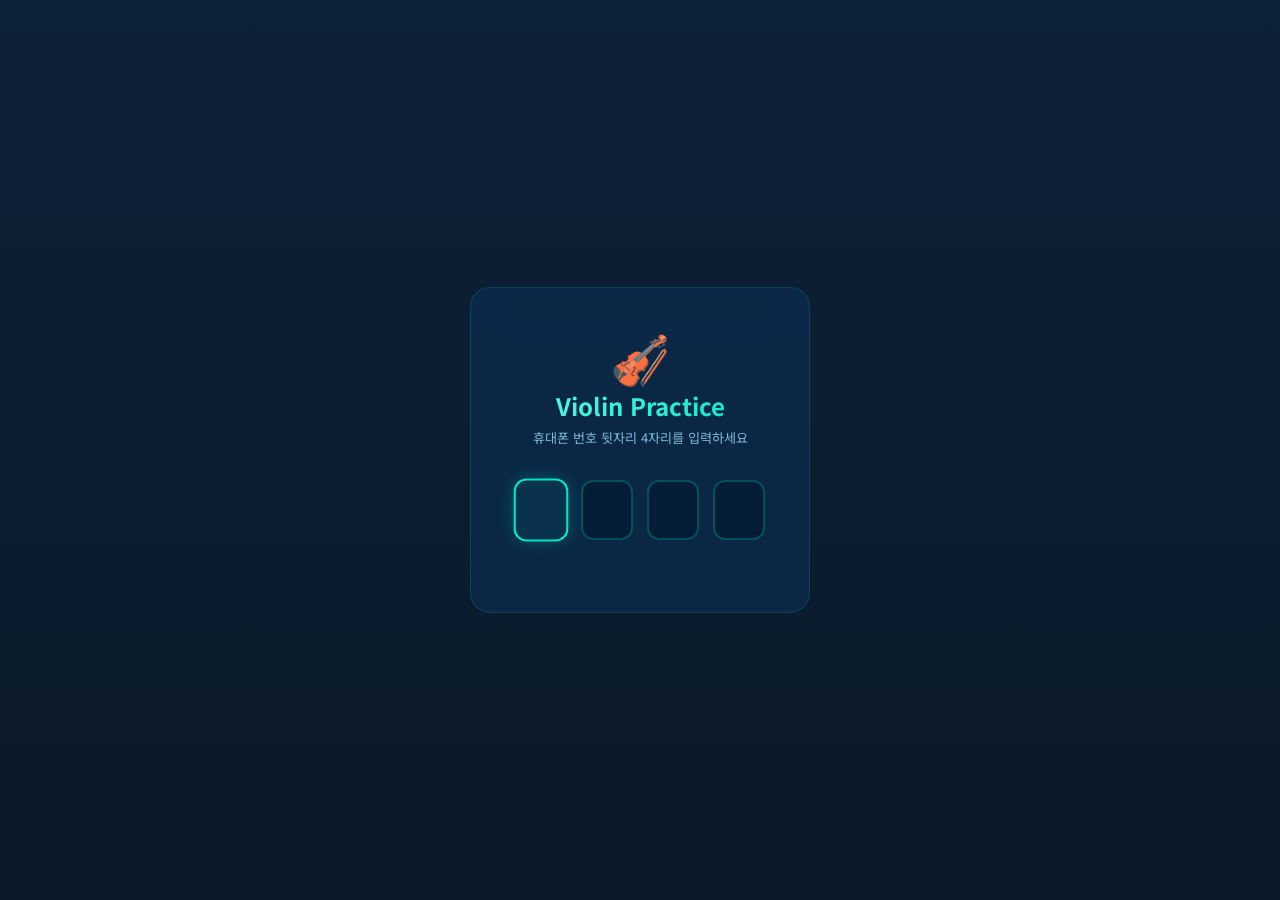
<file: index.html>
<!DOCTYPE html>
<html lang="ko">
<head>
    <meta charset="UTF-8">
    <base href="/">
    <meta name="viewport" content="width=device-width, initial-scale=1.0, user-scalable=no, maximum-scale=1.0">
    <meta name="apple-mobile-web-app-capable" content="yes">
    <meta name="mobile-web-app-capable" content="yes">
    <title>Violin Practice</title>
    <link rel="stylesheet" href="style.css?v=20260525">
    <link rel="preconnect" href="https://fonts.googleapis.com">
    <link rel="preconnect" href="https://fonts.gstatic.com" crossorigin>
    <link href="https://fonts.googleapis.com/css2?family=Noto+Sans+KR:wght@300;400;500;700&family=JetBrains+Mono:wght@400;500&display=swap" rel="stylesheet">
</head>
<body>
    <div class="app-container">

        <!-- ===== PIN 로그인 화면 (초기 전체화면) ===== -->
        <section id="loginSection" class="login-section">
            <div class="login-card" id="loginCard">
                <div class="login-icon">🎻</div>
                <h1 class="login-title">Violin Practice</h1>
                <p class="login-subtitle">휴대폰 번호 뒷자리 4자리를 입력하세요</p>

                <div class="pin-fields">
                    <input class="pin-input" type="tel" maxlength="1" inputmode="numeric" pattern="[0-9]" autocomplete="off" data-index="0">
                    <input class="pin-input" type="tel" maxlength="1" inputmode="numeric" pattern="[0-9]" autocomplete="off" data-index="1">
                    <input class="pin-input" type="tel" maxlength="1" inputmode="numeric" pattern="[0-9]" autocomplete="off" data-index="2">
                    <input class="pin-input" type="tel" maxlength="1" inputmode="numeric" pattern="[0-9]" autocomplete="off" data-index="3">
                </div>
                <div id="pinError" class="pin-error"></div>
            </div>
        </section>

        <!-- ===== 메인 앱 (로그인 성공 후 페이드인) ===== -->
        <section id="mainSection" class="main-section" style="display:none;">

            <!-- 헤더 -->
            <header class="header">
                <div class="header-left">
                    <h1 class="header-title">Violin Practice</h1>
                </div>
                <div class="header-actions">
                    <button id="helpToggleBtn" class="header-btn help-btn" title="도움말">?</button>
                    <button id="syncBtn" class="header-btn" title="서버 동기화">
                        <svg viewBox="0 0 24 24" fill="none" stroke="currentColor" stroke-width="2" width="18" height="18">
                            <path d="M23 4v6h-6M1 20v-6h6M3.51 9a9 9 0 0114.85-3.36L23 10M1 14l4.64 4.36A9 9 0 0020.49 15"/>
                        </svg>
                    </button>
                    <button id="logoutBtn" class="header-btn" title="로그아웃">
                        <svg viewBox="0 0 24 24" fill="none" stroke="currentColor" stroke-width="2" width="18" height="18">
                            <path d="M9 21H5a2 2 0 01-2-2V5a2 2 0 012-2h4M16 17l5-5-5-5M21 12H9"/>
                        </svg>
                    </button>
                </div>
            </header>

            <!-- 도움말 (접히는 패널) -->
            <div id="helpPanel" class="help-panel">
                <div class="help-content">
                    <div class="help-row">
                        <kbd>Space</kbd> 재생/정지
                        <span class="help-sep">|</span>
                        <kbd>←</kbd><kbd>→</kbd> 10초 이동
                        <span class="help-sep">|</span>
                        <kbd>Ctrl</kbd>+<kbd>R</kbd> 반복
                    </div>
                    <div class="help-row">
                        A/B 마커를 드래그하여 반복 구간 설정 &middot; 업로드로 연습곡 추가
                    </div>
                </div>
            </div>

            <!-- 파일 목록 -->
            <section class="file-list-section">
                <div class="section-header">
                    <h2>내 연습곡</h2>
                    <div class="section-actions">
                        <span id="fileCount" class="file-count"></span>
                        <label class="upload-label" title="파일 업로드">
                            <svg viewBox="0 0 24 24" fill="none" stroke="currentColor" stroke-width="2" width="15" height="15">
                                <path d="M21 15v4a2 2 0 01-2 2H5a2 2 0 01-2-2v-4M17 8l-5-5-5 5M12 3v12"/>
                            </svg>
                            <span>업로드</span>
                            <input type="file" id="fileUpload" accept=".m4a,.mp3" multiple hidden>
                        </label>
                    </div>
                </div>
                <div id="fileList" class="file-list">
                    <div class="empty-msg">파일 로딩 중...</div>
                </div>
            </section>

            <!-- 플레이어 -->
            <section id="playerSection" class="player-section" style="display:none;">

                <!-- 웨이브폼 -->
                <div class="waveform-wrapper">
                    <div id="currentTimeBubble" class="time-bubble">00:00.0</div>
                    <div id="trackNameOverlay" class="track-name">-</div>

                    <div class="waveform-container" id="waveformContainer">
                        <canvas id="waveformCanvas"></canvas>
                        <div id="loopRegion" class="loop-region"></div>
                        <div id="markerA" class="loop-marker marker-a"><span class="marker-label">A</span></div>
                        <div id="markerB" class="loop-marker marker-b"><span class="marker-label">B</span></div>
                        <div id="playhead" class="playhead"></div>
                    </div>

                    <div class="time-bar">
                        <span id="loopStartDisplay" class="time-edge">00:00.0</span>
                        <span id="selectedDuration" class="time-center">00:00.0</span>
                        <span id="loopEndDisplay" class="time-edge end">00:00.0</span>
                    </div>
                </div>

                <!-- 컨트롤 -->
                <div class="controls">
                    <button id="skipBackBtn" class="ctrl-btn" title="-10초">
                        <svg viewBox="0 0 24 24" fill="currentColor" width="24" height="24">
                            <path d="M12 5V1L7 6l5 5V7c3.31 0 6 2.69 6 6s-2.69 6-6 6-6-2.69-6-6H4c0 4.42 3.58 8 8 8s8-3.58 8-8-3.58-8-8-8z"/>
                        </svg>
                    </button>
                    <button id="playBtn" class="play-btn" title="재생">
                        <svg class="icon-play" viewBox="0 0 24 24" fill="currentColor"><path d="M8 5v14l11-7z"/></svg>
                        <svg class="icon-pause" viewBox="0 0 24 24" fill="currentColor" style="display:none;"><path d="M6 19h4V5H6v14zm8-14v14h4V5h-4z"/></svg>
                    </button>
                    <button id="skipForwardBtn" class="ctrl-btn" title="+10초">
                        <svg viewBox="0 0 24 24" fill="currentColor" width="24" height="24">
                            <path d="M12 5V1l5 5-5 5V7c-3.31 0-6 2.69-6 6s2.69 6 6 6 6-2.69 6-6h2c0 4.42-3.58 8-8 8s-8-3.58-8-8 3.58-8 8-8z"/>
                        </svg>
                    </button>
                </div>

                <!-- 하단 옵션 바 -->
                <div class="options-bar">
                    <button id="setLoopBtn" class="opt-btn" title="구간 반복">
                        <svg viewBox="0 0 24 24" fill="none" stroke="currentColor" stroke-width="2" width="16" height="16">
                            <path d="M17 2l4 4-4 4M3 11V9a4 4 0 014-4h14M7 22l-4-4 4-4M21 13v2a4 4 0 01-4 4H3"/>
                        </svg>
                        반복
                    </button>
                    <button id="resetLoopBtn" class="opt-btn opt-btn-danger" title="구간 초기화">초기화</button>
                    <button id="downloadBtn" class="opt-btn" title="A-B 구간 다운로드">
                        <svg viewBox="0 0 24 24" fill="none" stroke="currentColor" stroke-width="2" width="16" height="16">
                            <path d="M21 15v4a2 2 0 01-2 2H5a2 2 0 01-2-2v-4M7 10l5 5 5-5M12 15V3"/>
                        </svg>
                        저장
                    </button>
                    <div class="speed-group">
                        <button class="speed-btn" data-speed="0.6">0.6x</button>
                        <button class="speed-btn" data-speed="0.8">0.8x</button>
                        <button class="speed-btn active" data-speed="1">1.0x</button>
                        <button class="speed-btn" data-speed="1.2">1.2x</button>
                    </div>
                    <div class="vol-group">
                        <svg viewBox="0 0 24 24" fill="currentColor" width="16" height="16" class="vol-icon">
                            <path d="M3 9v6h4l5 5V4L7 9H3zm13.5 3c0-1.77-1.02-3.29-2.5-4.03v8.05c1.48-.73 2.5-2.25 2.5-4.02z"/>
                        </svg>
                        <input type="range" id="volumeSlider" min="0" max="1" step="0.01" value="1">
                    </div>
                </div>
            </section>

        </section>

        <!-- 토스트 알림 -->
        <div id="toast" class="toast"></div>

        <!-- 오디오 -->
        <audio id="audioPlayer" preload="auto" playsinline></audio>
    </div>

    <script src="script.js?v=20260608"></script>
</body>
</html>
</file>
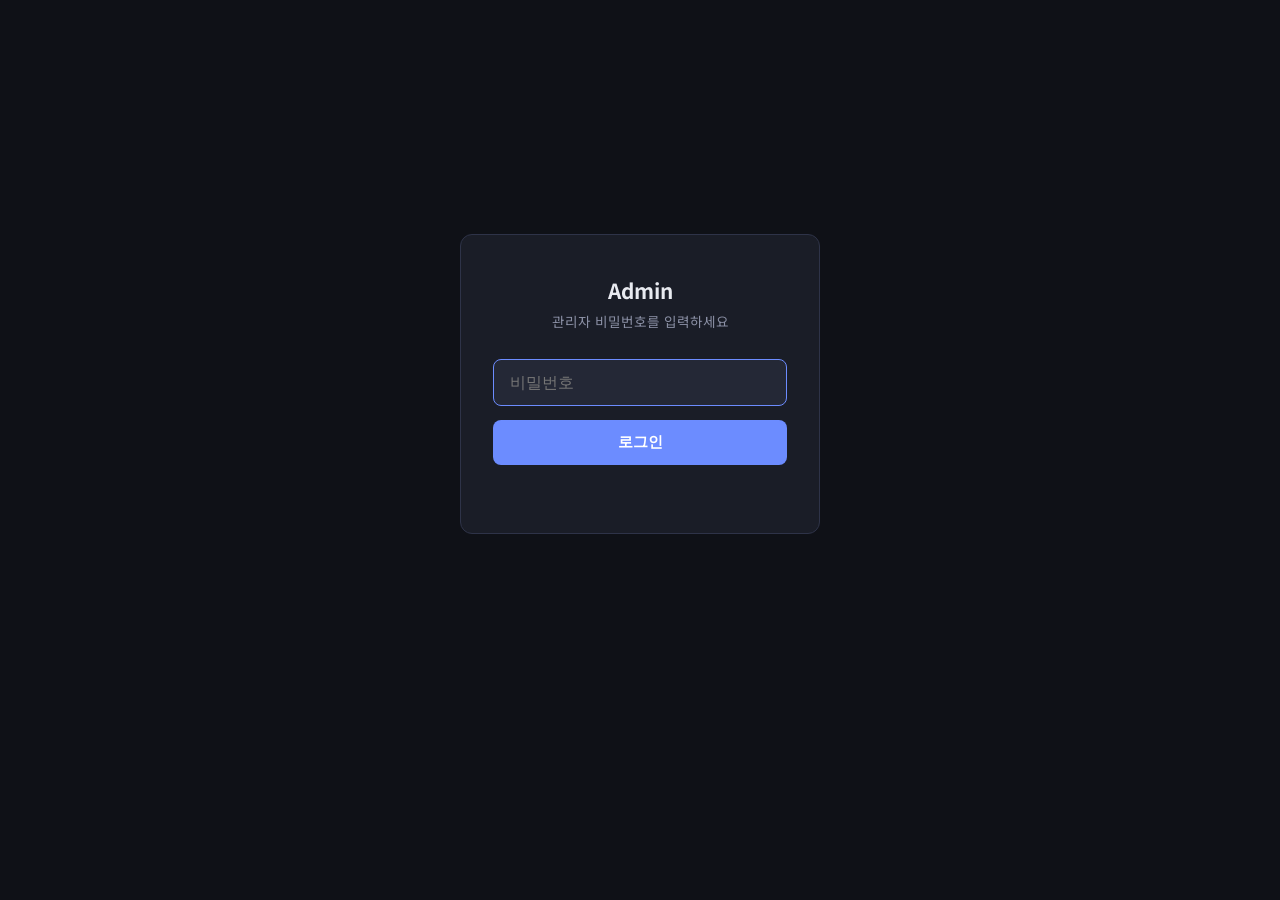
<file: admin.html>
<!DOCTYPE html>
<html lang="ko">
<head>
    <meta charset="UTF-8">
    <meta name="viewport" content="width=device-width, initial-scale=1.0">
    <title>Admin - Violin Practice</title>
    <link rel="preconnect" href="https://fonts.googleapis.com">
    <link rel="preconnect" href="https://fonts.gstatic.com" crossorigin>
    <link href="https://fonts.googleapis.com/css2?family=Noto+Sans+KR:wght@300;400;500;700&family=JetBrains+Mono:wght@400;500&display=swap" rel="stylesheet">
    <style>
        *, *::before, *::after { box-sizing: border-box; margin: 0; padding: 0; }

        :root {
            --bg: #0f1117;
            --surface: #1a1d27;
            --surface2: #242836;
            --border: #2e3348;
            --text: #e8eaf0;
            --text-dim: #8b90a5;
            --accent: #6c8cff;
            --accent-dim: rgba(108,140,255,0.15);
            --danger: #ff5c5c;
            --danger-dim: rgba(255,92,92,0.15);
            --success: #4ade80;
            --success-dim: rgba(74,222,128,0.15);
            --radius: 12px;
        }

        body {
            font-family: 'Noto Sans KR', sans-serif;
            background: var(--bg);
            color: var(--text);
            min-height: 100vh;
            display: flex;
            justify-content: center;
        }

        .container {
            width: 100%;
            max-width: 520px;
            padding: 24px 16px;
        }

        /* ===== 로그인 화면 ===== */
        .login-wrap {
            display: flex;
            align-items: center;
            justify-content: center;
            min-height: 80vh;
        }

        .login-card {
            width: 100%;
            max-width: 360px;
            background: var(--surface);
            border: 1px solid var(--border);
            border-radius: var(--radius);
            padding: 40px 32px;
            text-align: center;
        }

        .login-card h1 {
            font-size: 1.3rem;
            font-weight: 700;
            margin-bottom: 6px;
        }

        .login-card .sub {
            font-size: 0.85rem;
            color: var(--text-dim);
            margin-bottom: 28px;
        }

        .login-input {
            width: 100%;
            padding: 12px 16px;
            background: var(--surface2);
            border: 1px solid var(--border);
            border-radius: 8px;
            color: var(--text);
            font-size: 1rem;
            font-family: 'JetBrains Mono', monospace;
            outline: none;
            transition: border-color 0.2s;
        }

        .login-input:focus {
            border-color: var(--accent);
        }

        .login-btn {
            width: 100%;
            margin-top: 14px;
            padding: 12px;
            background: var(--accent);
            color: #fff;
            border: none;
            border-radius: 8px;
            font-size: 0.95rem;
            font-weight: 600;
            cursor: pointer;
            transition: opacity 0.2s;
        }

        .login-btn:hover { opacity: 0.85; }
        .login-btn:disabled { opacity: 0.5; cursor: not-allowed; }

        .login-error {
            margin-top: 12px;
            font-size: 0.82rem;
            color: var(--danger);
            min-height: 1.2em;
        }

        /* ===== 관리 화면 ===== */
        .admin-section { display: none; }

        .header {
            display: flex;
            align-items: center;
            justify-content: space-between;
            margin-bottom: 24px;
        }

        .header h1 {
            font-size: 1.2rem;
            font-weight: 700;
        }

        .header-right {
            display: flex;
            gap: 8px;
        }

        .header-btn {
            background: var(--surface2);
            border: 1px solid var(--border);
            color: var(--text-dim);
            padding: 6px 14px;
            border-radius: 8px;
            font-size: 0.8rem;
            cursor: pointer;
            transition: all 0.2s;
        }

        .header-btn:hover {
            color: var(--text);
            border-color: var(--text-dim);
        }

        /* PIN 추가 영역 */
        .add-section {
            display: flex;
            gap: 10px;
            margin-bottom: 20px;
        }

        .add-input {
            flex: 1;
            padding: 10px 14px;
            background: var(--surface2);
            border: 1px solid var(--border);
            border-radius: 8px;
            color: var(--text);
            font-size: 1rem;
            font-family: 'JetBrains Mono', monospace;
            outline: none;
            letter-spacing: 4px;
            text-align: center;
            transition: border-color 0.2s;
        }

        .add-input:focus { border-color: var(--accent); }

        .add-input::placeholder {
            letter-spacing: 0;
            color: var(--text-dim);
            font-size: 0.85rem;
        }

        .add-btn {
            padding: 10px 20px;
            background: var(--accent);
            color: #fff;
            border: none;
            border-radius: 8px;
            font-size: 0.9rem;
            font-weight: 600;
            cursor: pointer;
            white-space: nowrap;
            transition: opacity 0.2s;
        }

        .add-btn:hover { opacity: 0.85; }

        /* PIN 목록 */
        .pin-list {
            display: flex;
            flex-direction: column;
            gap: 8px;
        }

        .pin-item {
            display: flex;
            align-items: center;
            justify-content: space-between;
            background: var(--surface);
            border: 1px solid var(--border);
            border-radius: var(--radius);
            padding: 14px 18px;
            transition: border-color 0.2s;
        }

        .pin-item:hover {
            border-color: var(--text-dim);
        }

        .pin-info {
            display: flex;
            align-items: center;
            gap: 12px;
            flex: 1;
            min-width: 0;
        }

        .pin-code {
            font-family: 'JetBrains Mono', monospace;
            font-size: 1.15rem;
            font-weight: 600;
            letter-spacing: 3px;
            flex-shrink: 0;
        }

        .pin-memo {
            flex: 1;
            min-width: 0;
            padding: 4px 10px;
            background: transparent;
            border: 1px solid transparent;
            border-radius: 6px;
            color: var(--text);
            font-size: 0.85rem;
            font-family: 'Noto Sans KR', sans-serif;
            outline: none;
            transition: all 0.2s;
        }

        .pin-memo::placeholder {
            color: var(--text-dim);
            opacity: 0.5;
        }

        .pin-memo:hover {
            border-color: var(--border);
            background: var(--surface2);
        }

        .pin-memo:focus {
            border-color: var(--accent);
            background: var(--surface2);
        }

        .pin-files {
            font-size: 0.75rem;
            color: var(--text-dim);
            background: var(--surface2);
            padding: 2px 8px;
            border-radius: 20px;
            flex-shrink: 0;
            white-space: nowrap;
        }

        .pin-del-btn {
            background: var(--danger-dim);
            border: 1px solid transparent;
            color: var(--danger);
            width: 34px;
            height: 34px;
            border-radius: 8px;
            cursor: pointer;
            display: flex;
            align-items: center;
            justify-content: center;
            opacity: 0.6;
            transition: all 0.2s;
        }

        .pin-del-btn:hover {
            opacity: 1;
            border-color: var(--danger);
        }

        .empty-msg {
            text-align: center;
            color: var(--text-dim);
            font-size: 0.9rem;
            padding: 40px 0;
        }

        /* 총 PIN 수 */
        .pin-count {
            font-size: 0.82rem;
            color: var(--text-dim);
            margin-bottom: 12px;
        }

        /* 토스트 */
        .toast {
            position: fixed;
            bottom: 24px;
            left: 50%;
            transform: translateX(-50%) translateY(80px);
            background: var(--surface2);
            border: 1px solid var(--border);
            color: var(--text);
            padding: 10px 22px;
            border-radius: 10px;
            font-size: 0.85rem;
            opacity: 0;
            transition: all 0.3s ease;
            z-index: 1000;
            pointer-events: none;
        }

        .toast.show {
            opacity: 1;
            transform: translateX(-50%) translateY(0);
        }

        .toast.error {
            border-color: var(--danger);
            color: var(--danger);
        }

        .toast.success {
            border-color: var(--success);
            color: var(--success);
        }

        /* 삭제 확인 모달 */
        .modal-overlay {
            display: none;
            position: fixed;
            inset: 0;
            background: rgba(0,0,0,0.6);
            z-index: 500;
            justify-content: center;
            align-items: center;
        }

        .modal-overlay.active {
            display: flex;
        }

        .modal {
            background: var(--surface);
            border: 1px solid var(--border);
            border-radius: var(--radius);
            padding: 28px 24px;
            max-width: 340px;
            width: 90%;
            text-align: center;
        }

        .modal h3 {
            font-size: 1rem;
            margin-bottom: 8px;
        }

        .modal p {
            font-size: 0.85rem;
            color: var(--text-dim);
            margin-bottom: 18px;
            line-height: 1.5;
        }

        .modal-pin {
            font-family: 'JetBrains Mono', monospace;
            font-size: 1.3rem;
            font-weight: 700;
            color: var(--danger);
            letter-spacing: 4px;
        }

        .modal-confirm-input {
            width: 140px;
            padding: 8px 12px;
            background: var(--surface2);
            border: 1px solid var(--border);
            border-radius: 8px;
            color: var(--text);
            font-size: 1rem;
            font-family: 'JetBrains Mono', monospace;
            letter-spacing: 4px;
            text-align: center;
            outline: none;
            margin-bottom: 16px;
        }

        .modal-confirm-input:focus { border-color: var(--danger); }

        .modal-actions {
            display: flex;
            gap: 10px;
            justify-content: center;
        }

        .modal-btn {
            padding: 10px 24px;
            border-radius: 8px;
            font-size: 0.85rem;
            font-weight: 600;
            cursor: pointer;
            border: 1px solid var(--border);
            transition: all 0.2s;
        }

        .modal-btn.cancel {
            background: var(--surface2);
            color: var(--text-dim);
        }

        .modal-btn.cancel:hover { color: var(--text); }

        .modal-btn.danger {
            background: var(--danger);
            color: #fff;
            border-color: var(--danger);
        }

        .modal-btn.danger:hover { opacity: 0.85; }
        .modal-btn.danger:disabled { opacity: 0.4; cursor: not-allowed; }
    </style>
</head>
<body>
    <div class="container">

        <!-- 로그인 -->
        <div id="loginSection" class="login-wrap">
            <div class="login-card">
                <h1>Admin</h1>
                <p class="sub">관리자 비밀번호를 입력하세요</p>
                <input type="password" id="passwordInput" class="login-input" placeholder="비밀번호" autocomplete="off">
                <button id="loginBtn" class="login-btn">로그인</button>
                <div id="loginError" class="login-error"></div>
            </div>
        </div>

        <!-- 관리 -->
        <div id="adminSection" class="admin-section">
            <div class="header">
                <h1>PIN 관리</h1>
                <div class="header-right">
                    <button id="refreshBtn" class="header-btn">새로고침</button>
                    <button id="logoutBtn" class="header-btn">로그아웃</button>
                </div>
            </div>

            <div class="add-section">
                <input type="tel" id="addPinInput" class="add-input" maxlength="4" inputmode="numeric" placeholder="새 PIN (4자리)">
                <button id="addPinBtn" class="add-btn">추가</button>
            </div>

            <div id="pinCount" class="pin-count"></div>
            <div id="pinList" class="pin-list">
                <div class="empty-msg">로딩 중...</div>
            </div>
        </div>
    </div>

    <!-- 삭제 확인 모달 -->
    <div id="deleteModal" class="modal-overlay">
        <div class="modal">
            <h3>PIN 삭제</h3>
            <p>
                <span id="deleteTargetPin" class="modal-pin"></span><br>
                이 PIN의 모든 파일이 삭제됩니다.<br>
                확인하려면 PIN을 다시 입력하세요.
            </p>
            <input type="tel" id="confirmPinInput" class="modal-confirm-input" maxlength="4" inputmode="numeric" placeholder="PIN 재입력">
            <div class="modal-actions">
                <button id="cancelDeleteBtn" class="modal-btn cancel">취소</button>
                <button id="confirmDeleteBtn" class="modal-btn danger" disabled>삭제</button>
            </div>
        </div>
    </div>

    <!-- 토스트 -->
    <div id="toast" class="toast"></div>

    <script>
    (function() {
        'use strict';

        let token = '';
        let deletingPin = '';

        // DOM
        const $ = id => document.getElementById(id);
        const loginSection = $('loginSection');
        const adminSection = $('adminSection');
        const passwordInput = $('passwordInput');
        const loginBtn = $('loginBtn');
        const loginError = $('loginError');
        const addPinInput = $('addPinInput');
        const addPinBtn = $('addPinBtn');
        const pinList = $('pinList');
        const pinCount = $('pinCount');
        const deleteModal = $('deleteModal');
        const deleteTargetPin = $('deleteTargetPin');
        const confirmPinInput = $('confirmPinInput');
        const confirmDeleteBtn = $('confirmDeleteBtn');
        const cancelDeleteBtn = $('cancelDeleteBtn');
        const toastEl = $('toast');

        // 토스트
        let toastTimer;
        function showToast(msg, type = '') {
            clearTimeout(toastTimer);
            toastEl.textContent = msg;
            toastEl.className = 'toast' + (type ? ' ' + type : '');
            requestAnimationFrame(() => toastEl.classList.add('show'));
            toastTimer = setTimeout(() => toastEl.classList.remove('show'), 2500);
        }

        // API 호출
        async function api(url, options = {}) {
            if (token) {
                options.headers = options.headers || {};
                options.headers['Authorization'] = 'Bearer ' + token;
            }
            const res = await fetch(url, options);
            return { status: res.status, data: await res.json() };
        }

        // ===== 로그인 =====
        async function login() {
            const pw = passwordInput.value.trim();
            if (!pw) return;

            loginBtn.disabled = true;
            loginError.textContent = '';

            try {
                const { status, data } = await api('/api/admin/login', {
                    method: 'POST',
                    headers: { 'Content-Type': 'application/json' },
                    body: JSON.stringify({ password: pw })
                });

                if (data.success) {
                    token = data.token;
                    loginSection.style.display = 'none';
                    adminSection.style.display = 'block';
                    loadPins();
                } else {
                    loginError.textContent = data.error || '로그인 실패';
                    passwordInput.select();
                }
            } catch (e) {
                loginError.textContent = '서버 연결 실패';
            }

            loginBtn.disabled = false;
        }

        passwordInput.addEventListener('keydown', e => {
            if (e.key === 'Enter') login();
        });
        loginBtn.addEventListener('click', login);

        // ===== PIN 목록 =====
        async function loadPins() {
            try {
                const { status, data } = await api('/api/admin/pins');
                if (status === 401) {
                    showToast('인증이 만료되었습니다', 'error');
                    logout();
                    return;
                }

                if (!Array.isArray(data) || data.length === 0) {
                    pinList.innerHTML = '<div class="empty-msg">등록된 PIN이 없습니다</div>';
                    pinCount.textContent = '';
                    return;
                }

                pinCount.textContent = '총 ' + data.length + '개';
                pinList.innerHTML = data.map(item => {
                    const escapedMemo = (item.memo || '').replace(/"/g, '&quot;').replace(/</g, '&lt;');
                    return `
                    <div class="pin-item">
                        <div class="pin-info">
                            <span class="pin-code">${item.pin}</span>
                            <input class="pin-memo" data-pin="${item.pin}" value="${escapedMemo}" placeholder="이름/메모">
                            <span class="pin-files">${item.fileCount}개</span>
                        </div>
                        <button class="pin-del-btn" data-pin="${item.pin}" title="삭제">
                            <svg viewBox="0 0 24 24" fill="none" stroke="currentColor" stroke-width="2" width="16" height="16">
                                <path d="M3 6h18M8 6V4a1 1 0 011-1h6a1 1 0 011 1v2m2 0v14a2 2 0 01-2 2H8a2 2 0 01-2-2V6h12z"/>
                            </svg>
                        </button>
                    </div>`;
                }).join('');

                // 메모 인라인 저장 (blur 또는 Enter)
                pinList.querySelectorAll('.pin-memo').forEach(input => {
                    const origVal = input.value;
                    input.addEventListener('blur', () => {
                        if (input.value !== origVal) saveMemo(input.dataset.pin, input.value);
                    });
                    input.addEventListener('keydown', e => {
                        if (e.key === 'Enter') { e.preventDefault(); input.blur(); }
                    });
                });

                // 삭제 버튼 이벤트
                pinList.querySelectorAll('.pin-del-btn').forEach(btn => {
                    btn.addEventListener('click', () => openDeleteModal(btn.dataset.pin));
                });
            } catch (e) {
                pinList.innerHTML = '<div class="empty-msg">목록 로딩 실패</div>';
            }
        }

        // ===== 메모 저장 =====
        async function saveMemo(pin, memo) {
            try {
                const { data } = await api('/api/admin/memo', {
                    method: 'POST',
                    headers: { 'Content-Type': 'application/json' },
                    body: JSON.stringify({ pin, memo })
                });
                if (data.success) {
                    showToast('저장됨', 'success');
                } else {
                    showToast(data.error || '저장 실패', 'error');
                }
            } catch (e) {
                showToast('저장 실패', 'error');
            }
        }

        // ===== PIN 추가 =====
        async function addPin() {
            const pin = addPinInput.value.trim();
            if (!pin || pin.length !== 4 || !/^\d{4}$/.test(pin)) {
                showToast('4자리 숫자를 입력하세요', 'error');
                addPinInput.focus();
                return;
            }

            try {
                const { data } = await api('/api/admin/pins', {
                    method: 'POST',
                    headers: { 'Content-Type': 'application/json' },
                    body: JSON.stringify({ pin })
                });

                if (data.success) {
                    showToast(data.message, 'success');
                    addPinInput.value = '';
                    loadPins();
                } else {
                    showToast(data.error, 'error');
                }
            } catch (e) {
                showToast('추가 실패', 'error');
            }
        }

        addPinInput.addEventListener('keydown', e => {
            if (e.key === 'Enter') addPin();
        });
        // 숫자만 입력 허용
        addPinInput.addEventListener('input', () => {
            addPinInput.value = addPinInput.value.replace(/\D/g, '');
        });
        addPinBtn.addEventListener('click', addPin);

        // ===== PIN 삭제 =====
        function openDeleteModal(pin) {
            deletingPin = pin;
            deleteTargetPin.textContent = pin;
            confirmPinInput.value = '';
            confirmDeleteBtn.disabled = true;
            deleteModal.classList.add('active');
            setTimeout(() => confirmPinInput.focus(), 100);
        }

        function closeDeleteModal() {
            deleteModal.classList.remove('active');
            deletingPin = '';
        }

        confirmPinInput.addEventListener('input', () => {
            confirmPinInput.value = confirmPinInput.value.replace(/\D/g, '');
            confirmDeleteBtn.disabled = confirmPinInput.value !== deletingPin;
        });

        confirmPinInput.addEventListener('keydown', e => {
            if (e.key === 'Enter' && !confirmDeleteBtn.disabled) executeDelete();
            if (e.key === 'Escape') closeDeleteModal();
        });

        cancelDeleteBtn.addEventListener('click', closeDeleteModal);

        confirmDeleteBtn.addEventListener('click', executeDelete);

        async function executeDelete() {
            if (!deletingPin) return;

            try {
                const { data } = await api('/api/admin/delete-pin', {
                    method: 'POST',
                    headers: { 'Content-Type': 'application/json' },
                    body: JSON.stringify({ pin: deletingPin })
                });

                if (data.success) {
                    showToast(data.message, 'success');
                    loadPins();
                } else {
                    showToast(data.error, 'error');
                }
            } catch (e) {
                showToast('삭제 실패', 'error');
            }

            closeDeleteModal();
        }

        // 모달 바깥 클릭으로 닫기
        deleteModal.addEventListener('click', e => {
            if (e.target === deleteModal) closeDeleteModal();
        });

        // ===== 기타 =====
        function logout() {
            token = '';
            adminSection.style.display = 'none';
            loginSection.style.display = 'flex';
            passwordInput.value = '';
            loginError.textContent = '';
            passwordInput.focus();
        }

        $('logoutBtn').addEventListener('click', logout);
        $('refreshBtn').addEventListener('click', () => {
            showToast('새로고침 중...');
            loadPins();
        });

        // 초기 포커스
        passwordInput.focus();
    })();
    </script>
</body>
</html>
</file>
<file: style.css>
/* Violin Practice */

:root {
    --pri: #00e5c7;
    --pri-dk: #00b89c;
    --pri-lt: #5fffeb;
    --bg: linear-gradient(180deg, #0d2137 0%, #0a1929 100%);
    --card: rgba(10, 45, 80, 0.7);
    --border: rgba(0, 229, 199, 0.15);
    --t1: #ffffff;
    --t2: #7fb8d8;
    --t3: #4a7a9a;
    --wave-bg: #1a2a3a;
    --r: 12px;
    --rs: 8px;
}

* { margin: 0; padding: 0; box-sizing: border-box; -webkit-tap-highlight-color: transparent; }
html, body { height: 100%; overflow-x: hidden; }
body {
    font-family: 'Noto Sans KR', -apple-system, BlinkMacSystemFont, sans-serif;
    background: var(--bg);
    color: var(--t1);
    line-height: 1.5;
    min-height: 100vh;
}

.app-container {
    max-width: 600px;
    margin: 0 auto;
    padding: 0;
    min-height: 100vh;
}

/* ========================================
   로그인
   ======================================== */

.login-section {
    display: flex;
    align-items: center;
    justify-content: center;
    min-height: 100vh;
    padding: 24px;
    background: var(--bg);
}

.login-card {
    background: var(--card);
    border: 1px solid var(--border);
    border-radius: 20px;
    backdrop-filter: blur(16px);
    padding: 44px 32px 36px;
    width: 100%;
    max-width: 340px;
    text-align: center;
}

.login-icon {
    font-size: 3rem;
    margin-bottom: 8px;
    line-height: 1;
}

.login-title {
    font-size: 1.5rem;
    font-weight: 700;
    background: linear-gradient(135deg, var(--pri-lt), var(--pri));
    -webkit-background-clip: text;
    -webkit-text-fill-color: transparent;
    background-clip: text;
    margin-bottom: 4px;
}

.login-subtitle {
    font-size: 0.82rem;
    color: var(--t2);
    margin-bottom: 32px;
}

/* PIN 입력 필드 */
.pin-fields {
    display: flex;
    justify-content: center;
    gap: 14px;
    margin-bottom: 12px;
}

.pin-input {
    width: 52px;
    height: 60px;
    border: 2px solid rgba(0, 229, 199, 0.25);
    border-radius: 12px;
    background: rgba(0, 20, 40, 0.5);
    color: transparent;
    text-shadow: 0 0 0 var(--pri);
    font-size: 1.6rem;
    font-weight: 700;
    text-align: center;
    caret-color: var(--pri);
    outline: none;
    transition: all 0.2s ease;
    -webkit-text-security: disc;
    font-family: 'JetBrains Mono', monospace;
}

.pin-input::placeholder {
    color: rgba(0, 229, 199, 0.15);
}

.pin-input:focus {
    border-color: var(--pri);
    background: rgba(0, 229, 199, 0.06);
    box-shadow: 0 0 16px rgba(0, 229, 199, 0.25);
    transform: scale(1.05);
}

.pin-input.filled {
    border-color: var(--pri);
    background: rgba(0, 229, 199, 0.08);
    box-shadow: 0 0 12px rgba(0, 229, 199, 0.2);
}

.pin-input.success {
    border-color: var(--pri);
    background: var(--pri);
    color: transparent;
    text-shadow: 0 0 0 #0a1929;
    transform: scale(1.06);
    box-shadow: 0 0 20px rgba(0, 229, 199, 0.5);
}

.pin-input:disabled {
    opacity: 0.7;
}

/* 모바일에서 포커스 시 확대 방지 */
@supports (-webkit-touch-callout: none) {
    .pin-input { font-size: 16px; }
}

.pin-error {
    height: 24px;
    font-size: 0.78rem;
    color: #ff7777;
    margin-top: 2px;
}

@keyframes shake {
    0%, 100% { transform: translateX(0); }
    20% { transform: translateX(-8px); }
    40% { transform: translateX(8px); }
    60% { transform: translateX(-5px); }
    80% { transform: translateX(5px); }
}
.shake { animation: shake 0.4s ease; }

/* ========================================
   메인 앱
   ======================================== */

.main-section {
    display: flex;
    flex-direction: column;
    gap: 12px;
    padding: 12px;
    min-height: 100vh;
}

@keyframes fadeIn { from { opacity: 0; transform: translateY(8px); } to { opacity: 1; transform: none; } }
.fade-in { animation: fadeIn 0.4s ease; }

/* 헤더 */
.header {
    display: flex;
    align-items: center;
    justify-content: space-between;
    padding: 12px 16px;
    background: var(--card);
    border: 1px solid var(--border);
    border-radius: var(--r);
    backdrop-filter: blur(10px);
}

.header-title {
    font-size: 1.15rem;
    font-weight: 700;
    background: linear-gradient(135deg, var(--pri-lt), var(--pri));
    -webkit-background-clip: text;
    -webkit-text-fill-color: transparent;
    background-clip: text;
}

.header-actions { display: flex; gap: 6px; }

.header-btn {
    width: 36px;
    height: 36px;
    border: none;
    background: rgba(0, 229, 199, 0.1);
    border-radius: var(--rs);
    color: var(--pri);
    cursor: pointer;
    transition: all 0.2s ease;
    display: flex;
    align-items: center;
    justify-content: center;
}

.header-btn:hover { background: rgba(0, 229, 199, 0.2); }
.header-btn.active { background: var(--pri); color: #0a1929; }

.help-btn {
    font-size: 1.1rem;
    font-weight: 800;
    font-family: 'JetBrains Mono', monospace;
    line-height: 1;
}

.header-btn.syncing svg { animation: spin 1s linear infinite; }
@keyframes spin { to { transform: rotate(360deg); } }

/* 도움말 패널 (접히는) */
.help-panel {
    max-height: 0;
    overflow: hidden;
    transition: max-height 0.3s ease;
}

.help-panel.open {
    max-height: 120px;
}

.help-content {
    background: var(--card);
    border: 1px solid var(--border);
    border-radius: var(--rs);
    padding: 10px 14px;
    font-size: 0.72rem;
    color: var(--t2);
    line-height: 1.8;
}

.help-row { display: flex; flex-wrap: wrap; align-items: center; gap: 4px; }
.help-sep { color: var(--t3); margin: 0 4px; }

kbd {
    display: inline-block;
    padding: 1px 6px;
    font-size: 0.68rem;
    font-family: 'JetBrains Mono', monospace;
    background: rgba(0, 229, 199, 0.1);
    border: 1px solid rgba(0, 229, 199, 0.2);
    border-radius: 3px;
    color: var(--pri);
}

/* 파일 목록 */
.file-list-section {
    background: var(--card);
    border: 1px solid var(--border);
    border-radius: var(--r);
    backdrop-filter: blur(10px);
    overflow: hidden;
}

.section-header {
    display: flex;
    align-items: center;
    justify-content: space-between;
    padding: 10px 14px;
    border-bottom: 1px solid var(--border);
}

.section-header h2 { font-size: 0.88rem; font-weight: 500; color: var(--t2); }

.section-actions { display: flex; align-items: center; gap: 10px; }

.file-count {
    font-size: 0.72rem;
    color: var(--t3);
    font-family: 'JetBrains Mono', monospace;
}

.upload-label {
    display: flex;
    align-items: center;
    gap: 4px;
    padding: 5px 10px;
    border-radius: 6px;
    background: rgba(0, 229, 199, 0.1);
    color: var(--pri);
    font-size: 0.72rem;
    cursor: pointer;
    transition: all 0.2s;
    border: 1px solid rgba(0, 229, 199, 0.15);
}

.upload-label:hover { background: rgba(0, 229, 199, 0.18); transform: translateY(-1px); }
.upload-label:active { transform: translateY(0) scale(0.97); }

.file-list {
    max-height: 640px;
    overflow-y: auto;
    scrollbar-width: thin;
    scrollbar-color: var(--pri-dk) transparent;
    padding: 4px 0;
}

.file-list::-webkit-scrollbar { width: 4px; }
.file-list::-webkit-scrollbar-thumb { background: var(--pri-dk); border-radius: 2px; }

/* ===== 공통 아이템 컨테이너 ===== */
.file-item {
    display: flex;
    align-items: center;
    gap: 10px;
    padding: 10px 14px;
    cursor: pointer;
    transition: background 0.18s ease, transform 0.15s ease;
    position: relative;
    animation: listItemIn 0.35s cubic-bezier(0.2, 0.9, 0.3, 1) both;
}

@keyframes listItemIn {
    from { opacity: 0; transform: translateY(6px); }
    to { opacity: 1; transform: none; }
}

.file-item:hover { background: rgba(255, 255, 255, 0.03); }
.file-item:active { transform: scale(0.995); }

/* ===== 좌측 아이콘 뱃지 ===== */
.fi-icon {
    flex-shrink: 0;
    width: 34px;
    height: 34px;
    border-radius: 9px;
    display: flex;
    align-items: center;
    justify-content: center;
    transition: transform 0.2s ease, background 0.2s ease;
}

.file-item:hover .fi-icon { transform: scale(1.05); }

/* 폴더 아이콘 (따뜻한 앰버 톤) */
.folder-item .fi-icon {
    background: linear-gradient(135deg, rgba(255, 180, 90, 0.18), rgba(255, 140, 60, 0.1));
    color: #ffb96a;
    box-shadow: inset 0 0 0 1px rgba(255, 180, 90, 0.2);
}

/* 파일 아이콘 (시그니처 틸 톤) */
.file-item:not(.folder-item):not(.folder-back) .fi-icon {
    background: linear-gradient(135deg, rgba(0, 229, 199, 0.18), rgba(0, 184, 156, 0.08));
    color: var(--pri);
    box-shadow: inset 0 0 0 1px rgba(0, 229, 199, 0.18);
}

.file-item.active .fi-icon {
    background: linear-gradient(135deg, var(--pri), var(--pri-dk));
    color: #0a1929;
    box-shadow: 0 2px 12px rgba(0, 229, 199, 0.5);
    animation: iconPulse 1.8s ease-in-out infinite;
}

@keyframes iconPulse {
    0%, 100% { box-shadow: 0 2px 12px rgba(0, 229, 199, 0.5); }
    50% { box-shadow: 0 2px 18px rgba(0, 229, 199, 0.8); }
}

/* ===== 중앙 메타: 이름 + 부가정보 ===== */
.fi-meta {
    flex: 1;
    min-width: 0;
    display: flex;
    flex-direction: column;
    gap: 2px;
}

.fi-name {
    display: block;
    font-size: 0.9rem;
    font-weight: 400;
    color: var(--t1);
    white-space: nowrap;
    overflow: hidden;
    text-overflow: ellipsis;
    line-height: 1.3;
}

.folder-item .fi-name {
    font-weight: 500;
    color: #ffc98a;
    letter-spacing: -0.01em;
}

.file-item.active .fi-name { color: var(--pri-lt); font-weight: 500; }

.fi-sub {
    font-size: 0.68rem;
    color: var(--t3);
    font-family: 'JetBrains Mono', monospace;
    letter-spacing: 0.02em;
    display: flex;
    align-items: center;
    gap: 6px;
}

.fi-sub .tag {
    text-transform: uppercase;
    font-size: 0.62rem;
    padding: 1px 5px;
    border-radius: 3px;
    background: rgba(0, 229, 199, 0.1);
    color: var(--pri);
    letter-spacing: 0.08em;
}

.folder-item .fi-sub .tag {
    background: rgba(255, 180, 90, 0.12);
    color: #ffb96a;
}

/* ===== 우측 액션 ===== */
.fi-chev {
    flex-shrink: 0;
    color: var(--t3);
    display: flex;
    transition: transform 0.2s ease, color 0.2s ease;
}

.folder-item:hover .fi-chev {
    transform: translateX(3px);
    color: #ffb96a;
}

.fi-del {
    width: 30px;
    height: 30px;
    border: none;
    background: transparent;
    color: var(--t3);
    border-radius: 7px;
    cursor: pointer;
    display: flex;
    align-items: center;
    justify-content: center;
    flex-shrink: 0;
    transition: all 0.18s ease;
    opacity: 0;
}

.file-item:hover .fi-del,
.file-item.active .fi-del {
    opacity: 1;
}

.fi-del:hover {
    background: rgba(255, 80, 80, 0.15);
    color: #ff7777;
    transform: scale(1.08);
}
.fi-del:active { transform: scale(0.92); }

/* ===== 뒤로가기 ===== */
.folder-back {
    color: var(--t2);
    font-size: 0.82rem;
    border-bottom: 1px solid rgba(0, 229, 199, 0.08);
    margin-bottom: 4px;
}
.folder-back .fi-icon {
    background: rgba(127, 184, 216, 0.08);
    color: var(--t2);
    box-shadow: inset 0 0 0 1px rgba(127, 184, 216, 0.12);
}
.folder-back:hover { background: rgba(127, 184, 216, 0.05); }
.folder-back:hover .fi-icon { transform: translateX(-2px); }

/* ===== 경로 표시 (breadcrumb) ===== */
.path-crumb {
    padding: 8px 14px 10px;
    font-size: 0.72rem;
    color: var(--t3);
    font-family: 'JetBrains Mono', monospace;
    border-bottom: 1px solid rgba(0, 229, 199, 0.06);
    display: flex;
    align-items: center;
    gap: 6px;
    flex-wrap: wrap;
}

.path-crumb svg { opacity: 0.6; flex-shrink: 0; }
.path-crumb .crumb-home { color: var(--pri); }
.path-crumb .crumb-seg { color: var(--t2); }
.path-crumb .crumb-seg:last-of-type { color: var(--t1); font-weight: 500; }
.path-crumb .crumb-div { color: var(--t3); opacity: 0.5; }

.empty-msg {
    padding: 32px 16px;
    text-align: center;
    color: var(--t3);
    font-size: 0.85rem;
    line-height: 1.7;
    animation: listItemIn 0.4s ease;
}

.empty-msg small { font-size: 0.75rem; opacity: 0.7; }

/* ========================================
   플레이어
   ======================================== */

.player-section {
    background: var(--card);
    border: 1px solid var(--border);
    border-radius: var(--r);
    backdrop-filter: blur(10px);
    padding: 16px;
    display: flex;
    flex-direction: column;
    gap: 14px;
}

/* 웨이브폼 */
.waveform-wrapper {
    position: relative;
    padding-top: 36px;
    padding-bottom: 4px;
}

.time-bubble {
    position: absolute;
    top: 0;
    left: 50%;
    transform: translateX(-50%);
    background: rgba(255, 255, 255, 0.93);
    color: #0a1929;
    padding: 4px 12px;
    border-radius: 7px;
    font-size: 0.85rem;
    font-family: 'JetBrains Mono', monospace;
    font-weight: 600;
    box-shadow: 0 2px 8px rgba(0, 0, 0, 0.25);
    z-index: 10;
    pointer-events: none;
}

.time-bubble::after {
    content: '';
    position: absolute;
    bottom: -6px;
    left: 50%;
    transform: translateX(-50%);
    border-left: 6px solid transparent;
    border-right: 6px solid transparent;
    border-top: 6px solid rgba(255, 255, 255, 0.93);
}

.track-name {
    position: absolute;
    top: 46px;
    left: 50%;
    transform: translateX(-50%);
    color: var(--pri);
    font-size: 0.8rem;
    font-weight: 500;
    z-index: 5;
    text-shadow: 0 2px 4px rgba(0, 0, 0, 0.6);
    white-space: nowrap;
    pointer-events: none;
}

.waveform-container {
    position: relative;
    height: 100px;
    background: var(--wave-bg);
    border-radius: var(--rs);
    overflow: visible;
    cursor: pointer;
    touch-action: none;
}

#waveformCanvas {
    width: 100%;
    height: 100%;
    border-radius: var(--rs);
}

.playhead {
    position: absolute;
    top: -4px; left: 0;
    width: 2px;
    height: calc(100% + 8px);
    background: #fff;
    box-shadow: 0 0 8px rgba(255, 255, 255, 0.7);
    pointer-events: none;
    z-index: 4;
}

.loop-region {
    position: absolute; top: 0;
    height: 100%;
    background: rgba(250, 240, 220, 0.1);
    pointer-events: none;
    z-index: 1;
}

.loop-marker {
    position: absolute;
    top: -8px;
    width: 7px;
    height: calc(100% + 16px);
    background: var(--pri);
    border-radius: 3px;
    cursor: ew-resize;
    z-index: 6;
    touch-action: none;
    box-shadow: 0 0 12px rgba(0, 229, 199, 0.6);
    transition: transform 0.1s, box-shadow 0.2s;
    transform: translateX(-50%);
}

.loop-marker:hover, .loop-marker.dragging {
    background: var(--pri-lt);
    box-shadow: 0 0 20px rgba(0, 229, 199, 1);
    transform: translateX(-50%) scaleX(1.4);
}

.marker-label {
    position: absolute;
    top: -22px;
    left: 50%;
    transform: translateX(-50%);
    background: var(--pri);
    color: #0a1929;
    font-size: 0.65rem;
    font-weight: 700;
    padding: 1px 7px;
    border-radius: 3px;
}

.time-bar {
    display: flex;
    justify-content: space-between;
    align-items: center;
    padding: 0 2px;
    margin-top: 8px;
}

.time-edge {
    font-family: 'JetBrains Mono', monospace;
    font-size: 0.78rem;
    color: var(--t2);
    min-width: 52px;
}

.time-edge.end { text-align: right; }

.time-center {
    font-family: 'JetBrains Mono', monospace;
    font-size: 0.85rem;
    color: var(--pri);
    font-weight: 500;
}

/* 컨트롤 */
.controls {
    display: flex;
    align-items: center;
    justify-content: center;
    gap: 20px;
}

.ctrl-btn {
    width: 48px; height: 48px;
    border: none;
    background: rgba(0, 229, 199, 0.08);
    border-radius: 50%;
    color: var(--t1);
    cursor: pointer;
    transition: all 0.2s;
    display: flex; align-items: center; justify-content: center;
}

.ctrl-btn svg { width: 24px; height: 24px; }
.ctrl-btn:hover { background: rgba(0, 229, 199, 0.18); transform: scale(1.05); }
.ctrl-btn:active { transform: scale(0.93); }

.play-btn {
    width: 66px; height: 66px;
    border: none;
    background: linear-gradient(135deg, var(--pri), var(--pri-dk));
    border-radius: 50%;
    color: #0a1929;
    cursor: pointer;
    transition: all 0.2s;
    display: flex; align-items: center; justify-content: center;
    box-shadow: 0 4px 20px rgba(0, 229, 199, 0.45);
}

.play-btn svg { width: 28px; height: 28px; }
.play-btn .icon-play { margin-left: 3px; }
.play-btn:hover { transform: scale(1.06); box-shadow: 0 6px 28px rgba(0, 229, 199, 0.6); }
.play-btn:active { transform: scale(0.94); }

/* 옵션 바 */
.options-bar {
    display: flex;
    align-items: center;
    gap: 8px;
    flex-wrap: wrap;
}

.opt-btn {
    padding: 6px 12px;
    border: 1px solid rgba(0, 229, 199, 0.2);
    background: transparent;
    border-radius: 6px;
    color: var(--t2);
    font-size: 0.75rem;
    cursor: pointer;
    transition: all 0.2s;
    display: flex; align-items: center; gap: 4px;
}

.opt-btn:hover { border-color: var(--pri); color: var(--pri); }
.opt-btn.active { background: var(--pri); border-color: var(--pri); color: #0a1929; }
.opt-btn:disabled { opacity: 0.5; cursor: not-allowed; border-color: rgba(0,229,199,0.1); color: var(--t3); }

.opt-btn-danger {
    border-color: rgba(255, 100, 100, 0.2);
    color: #ff8888;
}
.opt-btn-danger:hover { border-color: rgba(255, 100, 100, 0.5); color: #ff7777; }

.speed-group {
    display: flex;
    gap: 4px;
    margin-left: auto;
}

.speed-btn {
    padding: 5px 10px;
    border: 1px solid rgba(0, 229, 199, 0.15);
    background: transparent;
    border-radius: 5px;
    color: var(--t2);
    font-size: 0.72rem;
    font-family: 'JetBrains Mono', monospace;
    cursor: pointer;
    transition: all 0.2s;
}

.speed-btn:hover { border-color: var(--pri); color: var(--pri); }
.speed-btn.active { background: rgba(0, 229, 199, 0.12); border-color: var(--pri); color: var(--pri); }

.vol-group {
    display: flex;
    align-items: center;
    gap: 6px;
    width: 100%;
    margin-top: 2px;
}

.vol-icon { color: var(--t3); flex-shrink: 0; }

#volumeSlider {
    flex: 1; height: 5px;
    -webkit-appearance: none; appearance: none;
    background: rgba(0, 229, 199, 0.15);
    border-radius: 3px;
    cursor: pointer;
}

#volumeSlider::-webkit-slider-thumb {
    -webkit-appearance: none;
    width: 16px; height: 16px;
    background: var(--pri);
    border-radius: 50%;
    cursor: pointer;
    box-shadow: 0 2px 6px rgba(0, 229, 199, 0.4);
}

#volumeSlider::-moz-range-thumb {
    width: 16px; height: 16px;
    background: var(--pri);
    border-radius: 50%;
    cursor: pointer;
    border: none;
}

/* ========================================
   토스트
   ======================================== */

.toast {
    position: fixed;
    bottom: 24px;
    left: 50%;
    transform: translateX(-50%) translateY(100px);
    background: rgba(10, 45, 80, 0.95);
    border: 1px solid var(--border);
    color: var(--t1);
    padding: 10px 24px;
    border-radius: 10px;
    font-size: 0.82rem;
    backdrop-filter: blur(10px);
    box-shadow: 0 4px 20px rgba(0, 0, 0, 0.3);
    transition: transform 0.3s ease, opacity 0.3s ease;
    opacity: 0;
    z-index: 100;
    pointer-events: none;
    white-space: nowrap;
}

.toast.show {
    transform: translateX(-50%) translateY(0);
    opacity: 1;
}

/* ========================================
   반응형
   ======================================== */

@media (max-width: 600px) {
    .main-section { padding: 8px; gap: 10px; }
    .header { padding: 10px 12px; }
    .header-title { font-size: 1rem; }
    .header-btn { width: 38px; height: 38px; }

    .section-header { padding: 10px 12px; }
    .section-header h2 { font-size: 0.82rem; }

    .file-list { max-height: 560px; }
    .file-item { padding: 12px 12px; gap: 10px; }
    .fi-icon { width: 36px; height: 36px; border-radius: 10px; }
    .fi-name { font-size: 0.88rem; }
    .fi-sub { font-size: 0.66rem; }

    .path-crumb { padding: 10px 12px; font-size: 0.68rem; }

    .player-section { padding: 12px; gap: 12px; }
    .waveform-container { height: 92px; }
    .play-btn { width: 62px; height: 62px; }
    .ctrl-btn { width: 48px; height: 48px; }
    .controls { gap: 20px; }

    .options-bar { gap: 6px; justify-content: center; }
    .opt-btn { padding: 8px 12px; font-size: 0.75rem; min-height: 36px; }
    .speed-btn { padding: 7px 10px; font-size: 0.72rem; min-height: 36px; }
    .speed-group { margin-left: 0; }

    .vol-group { margin-top: 4px; }
    #volumeSlider::-webkit-slider-thumb { width: 22px; height: 22px; }
    #volumeSlider::-moz-range-thumb { width: 22px; height: 22px; }

    .login-card { padding: 36px 24px 30px; }
    .pin-input { width: 52px; height: 58px; font-size: 1.4rem; }
    .pin-fields { gap: 12px; }
    .help-content { font-size: 0.7rem; }

    .loop-marker { width: 10px; }
    .marker-label { font-size: 0.7rem; padding: 2px 8px; top: -24px; }

    .upload-label { padding: 6px 12px; font-size: 0.75rem; }
    .fi-del { opacity: 0.6; width: 36px; height: 36px; }
}

@media (max-width: 380px) {
    .pin-input { width: 46px; height: 54px; }
    .pin-fields { gap: 10px; }
    .fi-icon { width: 32px; height: 32px; }
    .fi-name { font-size: 0.84rem; }
    .controls { gap: 16px; }
    .header-title { font-size: 0.94rem; }
    .speed-btn { padding: 6px 8px; font-size: 0.68rem; }
    .opt-btn { padding: 7px 10px; font-size: 0.7rem; }
}

/* 터치 장치: 삭제버튼 항상 노출, 마커 폭 확대, 햅틱-like 압력 */
@media (hover: none) {
    .file-item:active { background: rgba(0, 229, 199, 0.12); transform: scale(0.995); }
    .ctrl-btn:active, .speed-btn:active, .opt-btn:active { transform: scale(0.93); }
    .loop-marker { width: 14px; }
    .marker-label { font-size: 0.72rem; padding: 2px 9px; }
    .fi-del { opacity: 0.6; }
    .file-item:hover { background: transparent; }
    .file-item:hover .fi-icon { transform: none; }

    .play-btn { width: 66px; height: 66px; }
    .ctrl-btn { width: 50px; height: 50px; }
    #volumeSlider { height: 8px; }
    #volumeSlider::-webkit-slider-thumb { width: 24px; height: 24px; }
    #volumeSlider::-moz-range-thumb { width: 24px; height: 24px; }
}

/* 접근성: 모션 감소 */
@media (prefers-reduced-motion: reduce) {
    *, *::before, *::after {
        animation-duration: 0.01ms !important;
        animation-iteration-count: 1 !important;
        transition-duration: 0.01ms !important;
    }
}
</file>
